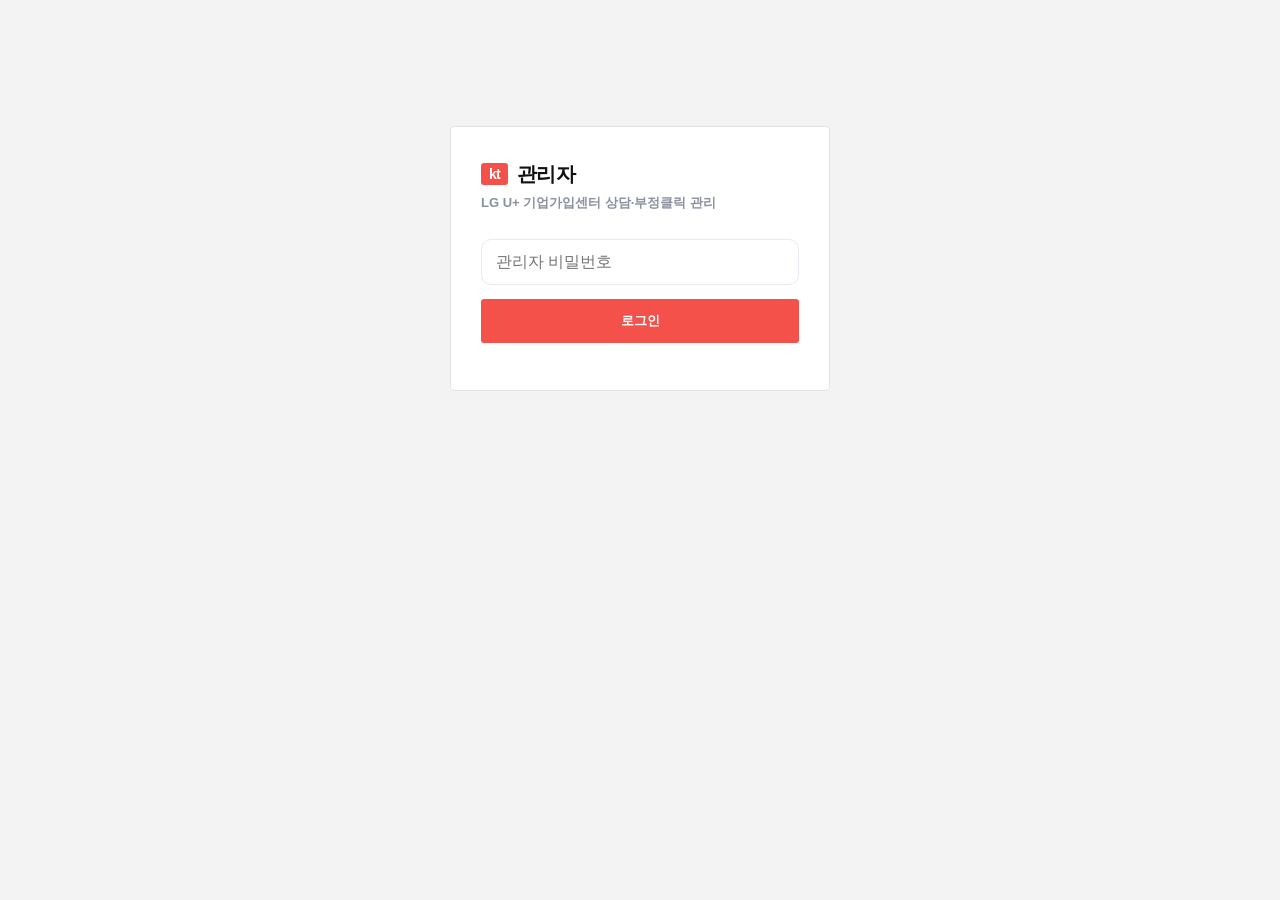
<file: admin.html>
<!DOCTYPE html>
<html lang="ko">
<head>
<meta charset="utf-8">
<meta name="viewport" content="width=device-width,initial-scale=1">
<meta name="robots" content="noindex,nofollow">
<title>관리자 — soonycompany KT 공식가입센터</title>
<style>
:root{--brand:#f4514a;--brand2:#d93a33}

:root{--brand:#7935F8;--brand2:#5B1FD1;--line:#e8e9f2;--ink:#101114;--mut:#8b90a0;--soft:#f8f9ff}
*{box-sizing:border-box}
body{margin:0;font-family:"Pretendard Variable",Pretendard,-apple-system,"Apple SD Gothic Neo","Malgun Gothic",sans-serif;background:var(--soft);color:var(--ink);-webkit-text-size-adjust:100%}
.wrap{max-width:1180px;margin:0 auto;padding:28px 18px 80px}
h1{font-size:22px;font-weight:900;letter-spacing:-.04em;margin:0}
.sub{font-size:13px;color:var(--mut);font-weight:600;margin-top:6px}
.login{max-width:360px;margin:12vh auto 0;background:#fff;border:1px solid var(--line);border-radius:16px;padding:28px 24px;box-shadow:0 12px 40px rgba(16,17,20,.07)}
.login input{width:100%;height:46px;border:1px solid var(--line);border-radius:10px;padding:0 14px;font:inherit;margin-top:14px}
.btn{height:44px;border-radius:10px;border:0;font:inherit;font-weight:800;font-size:13.5px;cursor:pointer;padding:0 16px}
.btn-red{background:var(--brand);color:#fff}
.btn-line{background:#fff;border:1px solid var(--line);color:#3b3e47}
.btn-danger{background:#fff;border:1px solid #f3c7c4;color:#e03c35}
.tabs{display:flex;gap:6px;flex-wrap:wrap;margin:22px 0 0}
.tab{border:1px solid var(--line);background:#fff;color:#6b7080;border-radius:999px;padding:9px 16px;font:inherit;font-size:13px;font-weight:800;cursor:pointer}
.tab.is-on{background:var(--brand);border-color:var(--brand);color:#fff}
.card{background:#fff;border:1px solid var(--line);border-radius:14px;padding:18px}
.cards{display:grid;grid-template-columns:repeat(auto-fit,minmax(150px,1fr));gap:10px;margin-top:16px}
.stat{background:#fff;border:1px solid var(--line);border-radius:12px;padding:14px 16px}
.stat .l{font-size:11.5px;color:var(--mut);font-weight:800}
.stat .v{font-size:23px;font-weight:900;letter-spacing:-.03em;margin-top:4px}
.stat .h{font-size:11px;color:#a0a4b0;font-weight:600;margin-top:2px}
table{width:100%;border-collapse:collapse;font-size:13px}
th{background:#fafbff;color:#6b7080;font-size:11.5px;font-weight:800;padding:10px 8px;text-align:left;white-space:nowrap}
td{padding:10px 8px;border-bottom:1px solid #f2f3f8;vertical-align:middle}
.tw{overflow-x:auto;border:1px solid var(--line);border-radius:14px;background:#fff;margin-top:14px}
.badge{display:inline-block;padding:3px 8px;border-radius:7px;font-size:11px;font-weight:800;background:#f1f2f7;color:#6b7080}
.b-ad{background:#eef2ff;color:#4a5fc8}.b-warn{background:#fdeceb;color:#e03c35}.b-watch{background:#fff6e5;color:#c47f00}.b-ok{background:#e9f8f0;color:#0a9d58}
.toolbar{display:flex;gap:8px;flex-wrap:wrap;align-items:center;margin-top:16px}
select,input[type=text]{height:42px;border:1px solid var(--line);border-radius:10px;padding:0 12px;font:inherit;font-size:13px;background:#fff}
.pager{display:flex;gap:6px;flex-wrap:wrap;align-items:center;margin-top:14px}
.pager button{min-width:36px;height:34px;border:1px solid var(--line);background:#fff;border-radius:8px;font:inherit;font-size:12.5px;font-weight:800;cursor:pointer;color:#3b3e47}
.pager button.is-on{background:var(--brand);border-color:var(--brand);color:#fff}
.pager button:disabled{opacity:.4;cursor:default}
.pv{font-size:12px;color:var(--mut);font-weight:700;margin-left:6px}
.mono{font-family:ui-monospace,SFMono-Regular,Menlo,monospace;font-size:11.5px}
.ct{white-space:pre-wrap;background:#fafbff;border:1px solid #f0f1f7;border-radius:10px;padding:12px;font-size:13px;margin-top:10px;line-height:1.6}
textarea{width:100%;min-height:64px;border:1px solid var(--line);border-radius:10px;padding:10px 12px;font:inherit;font-size:13px;margin-top:10px;resize:vertical}
.post .hd{display:flex;gap:8px;align-items:center;flex-wrap:wrap}
.post .tt{font-weight:800;font-size:14px}
.post .meta{font-size:12px;color:var(--mut);font-weight:600;margin-top:6px}
.post .row{display:flex;gap:8px;align-items:center;margin-top:10px}
.detail{position:fixed;inset:0;z-index:60;display:none}
.detail.is-on{display:block}
.detail .veil{position:absolute;inset:0;background:rgba(9,10,14,.5)}
.detail .body{position:absolute;right:0;top:0;bottom:0;width:min(560px,100%);background:#fff;padding:22px;overflow:auto}
.tl{border-left:2px solid var(--brand);margin-left:6px;padding-left:14px;margin-top:14px}
.tl li{list-style:none;margin-bottom:12px;position:relative}
.tl li::before{content:"";position:absolute;left:-20px;top:5px;width:8px;height:8px;border-radius:50%;background:var(--brand)}
.tl .p{font-weight:700;font-size:12.5px}
.tl .m{font-size:11.5px;color:var(--mut);margin-top:2px}
.hint{font-size:12px;color:var(--mut);font-weight:600;margin-top:10px;line-height:1.6}
.bar{height:8px;background:#eef0f7;border-radius:6px;overflow:hidden;margin-top:8px}
.bar i{display:block;height:100%;background:var(--brand);width:0}
@media(max-width:760px){.wrap{padding:18px 12px 70px}.stat .v{font-size:19px}}


/* ══════ 공통 레이아웃 — 좌측 사이드바 + 상단 타이틀 (LG·KT 동일 구조) ══════ */
.shell{display:none;min-height:100vh}
.shell.is-on{display:flex}
.side{width:238px;flex:0 0 238px;background:#fff;border-right:1px solid var(--line);display:flex;flex-direction:column;position:sticky;top:0;height:100vh}
.brand{padding:22px 20px 20px;display:flex;align-items:center;gap:11px;color:#fff;background:linear-gradient(135deg,var(--brand),var(--brand2))}
.brand .mark{font-weight:900;font-size:17px;letter-spacing:-.06em;line-height:1;padding:8px 9px;border-radius:7px;background:rgba(255,255,255,.18);border:1px solid rgba(255,255,255,.32)}
.brand b{display:block;font-size:13px;font-weight:800;letter-spacing:-.02em}
.brand i{display:block;font-style:normal;font-size:10px;color:rgba(255,255,255,.66);font-weight:700;margin-top:4px;letter-spacing:.08em}
.side nav{padding:10px 0;flex:1;overflow:auto}
.side .tab{display:block;width:100%;border:0;background:transparent;text-align:left;padding:13px 20px;font-size:13.5px;font-weight:700;color:#6b7080;border-left:3px solid transparent;border-radius:0;letter-spacing:-.02em}
.side .tab em{font-style:normal;font-weight:900;font-size:10.5px;color:#c3c4ce;margin-right:9px;letter-spacing:.06em}
.side .tab:hover{background:#f7f7fc;color:var(--ink)}
.side .tab.is-on{background:var(--soft);color:var(--brand);border-left-color:var(--brand);font-weight:900}
.side .tab.is-on em{color:var(--brand)}
.side-foot{padding:14px 20px 18px;border-top:1px solid var(--line);font-size:10.5px;color:#a8a8b4;font-weight:700;line-height:1.7}
.main{flex:1;min-width:0;padding:0 0 70px}
.topbar{background:#fff;border-bottom:1px solid var(--line);padding:22px 32px 20px;display:flex;align-items:flex-end;justify-content:space-between;gap:14px;flex-wrap:wrap}
.topbar h1{font-size:21px;font-weight:900;letter-spacing:-.045em}
.topbar h1::after{content:"";display:block;width:26px;height:3px;background:var(--brand);margin-top:9px;border-radius:2px}
.topbar .sub{margin:0}
.topbar .chip{font-size:10.5px;font-weight:900;color:#fff;background:var(--brand);padding:6px 11px;border-radius:999px;letter-spacing:.02em}
.main > section{padding:22px 32px 0;margin-top:0!important}
@media(max-width:900px){
  .shell.is-on{display:block}
  .side{width:auto;flex:none;position:static;height:auto;border-right:0;border-bottom:1px solid var(--line)}
  .brand{padding:14px 16px}
  .side nav{display:flex;overflow-x:auto;padding:0}
  .side .tab{white-space:nowrap;border-left:0;border-bottom:3px solid transparent;padding:12px 14px;font-size:12.5px}
  .side .tab em{display:none}
  .side .tab.is-on{border-left:0;border-bottom-color:var(--brand);background:#fff}
  .side-foot{display:none}
  .topbar{padding:16px 16px 14px}
  .topbar h1{font-size:18px}
  .main > section{padding:16px 16px 0}
}
/* ══════ KT 관리자 — 전용 테마 ══════ */
body.kt{background:#f3f3f4;--kt:#f4514a;--kt-d:#d93a33;--ink2:#191919}
body.kt .wrap{display:none}
body.kt .login{max-width:380px;margin:14vh auto 0;border-radius:4px;border:1px solid #e2e2e4;box-shadow:none;padding:34px 30px}
body.kt .login h1{font-size:20px;letter-spacing:-.03em}
body.kt .login h1::before{content:"kt";display:inline-block;background:var(--kt);color:#fff;font-weight:900;font-size:14px;letter-spacing:-.06em;padding:3px 8px;border-radius:3px;margin-right:9px;vertical-align:2px}
.shell{display:none;min-height:100vh}

/* 사이드바 */
.side{width:250px;flex:0 0 250px;background:#fff;border-right:1px solid #e4e4e6;display:flex;flex-direction:column;position:sticky;top:0;height:100vh}
.brand{background:#191919;color:#fff;padding:20px 20px 18px;display:flex;align-items:center;gap:11px}
.brand .mark{background:var(--kt);color:#fff;font-weight:900;font-size:19px;letter-spacing:-.08em;line-height:1;padding:7px 9px 8px;border-radius:3px}
.brand b{display:block;font-size:13.5px;font-weight:800;letter-spacing:-.02em}
.brand i{display:block;font-style:normal;font-size:11px;color:#9b9b9e;font-weight:700;margin-top:3px;letter-spacing:.02em}
.side nav{padding:12px 0;flex:1;overflow:auto}
.side .tab{display:block;width:100%;border:0;background:transparent;text-align:left;padding:13px 20px;font-size:13.5px;font-weight:700;color:#6b6b70;border-left:3px solid transparent;border-radius:0;letter-spacing:-.02em}
.side .tab em{font-style:normal;font-weight:900;font-size:10.5px;color:#c3c3c6;margin-right:9px;letter-spacing:.06em}
.side .tab:hover{background:#fafafa;color:#191919}
.side .tab.is-on{background:#f6f6f7;color:var(--kt);border-left-color:var(--kt);font-weight:900}
.side .tab.is-on em{color:var(--kt)}
.side-foot{padding:14px 20px 18px;border-top:1px solid #ededee;font-size:10.5px;color:#a8a8ac;font-weight:700;line-height:1.7}

/* 본문 */
.main{flex:1;min-width:0;padding:0 0 70px}
.topbar{background:#fff;border-bottom:1px solid #e4e4e6;padding:22px 34px 20px;display:flex;align-items:flex-end;justify-content:space-between;gap:14px;flex-wrap:wrap}
.topbar h1{font-size:21px;font-weight:900;letter-spacing:-.045em}
.topbar h1::after{content:"";display:block;width:26px;height:3px;background:var(--kt);margin-top:9px;border-radius:2px}
.topbar .sub{font-size:12px;color:#8e8e93;font-weight:700;margin:0 0 4px}
.topbar .chip{font-size:10.5px;font-weight:900;color:#fff;background:#191919;padding:6px 10px;border-radius:3px;letter-spacing:.02em}
.main > section{padding:22px 34px 0;margin-top:0!important}

/* 카드·표 */
body.kt .card{border-radius:4px;border:1px solid #e4e4e6;box-shadow:none;padding:20px}
body.kt .cards{gap:8px;grid-template-columns:repeat(auto-fit,minmax(158px,1fr))}
body.kt .stat{border-radius:4px;border:1px solid #e4e4e6;padding:15px 16px 14px;position:relative;overflow:hidden}
body.kt .stat::before{content:"";position:absolute;left:0;top:0;width:3px;height:100%;background:var(--kt)}
body.kt .stat .l{font-size:10.5px;letter-spacing:.03em;color:#8e8e93;font-weight:900}
body.kt .stat .v{font-size:24px;font-weight:900;letter-spacing:-.05em;margin-top:6px;color:#191919}
body.kt .stat .h{font-size:10.5px;color:#a8a8ac;font-weight:700;margin-top:3px}
body.kt .tw{border-radius:4px;border:1px solid #e4e4e6}
body.kt th{background:#fff;border-bottom:2px solid #191919;color:#191919;font-size:11px;font-weight:900;letter-spacing:.02em;padding:11px 9px}
body.kt td{border-bottom:1px solid #f0f0f1;padding:11px 9px}
body.kt tr:hover td{background:#fbfbfb}
body.kt .badge{border-radius:3px;font-size:10.5px;font-weight:900}
body.kt .b-ad{background:#fdeceb;color:var(--kt-d)}
body.kt .b-ok{background:#eef7f0;color:#1f8a4c}
body.kt .b-watch{background:#fff6e5;color:#b87400}
body.kt .b-warn{background:var(--kt);color:#fff}
body.kt .btn{border-radius:3px;font-size:13px;font-weight:900}
body.kt .btn-red{background:var(--kt)}
body.kt .btn-red:hover{background:var(--kt-d)}
body.kt .btn-line{border-color:#d8d8db}
body.kt .pager button{border-radius:3px}
body.kt .pager button.is-on{background:#191919;border-color:#191919;color:#fff}
body.kt .toolbar select,body.kt .toolbar input{height:40px;border-radius:3px;border-color:#dcdcdf;font-size:12.5px}
body.kt .hint{font-size:11.5px;color:#9a9aa0}
body.kt .detail .body{border-left:3px solid var(--kt)}
body.kt .tl{border-left-color:#e0e0e2}
body.kt .tl li::before{background:var(--kt)}
body.kt textarea{border-radius:3px}
body.kt .post{border-left:3px solid transparent}
body.kt .post:hover{border-left-color:var(--kt)}

@media(max-width:900px){
  .shell{display:block}
  .side{width:auto;flex:none;position:static;height:auto;border-right:0;border-bottom:1px solid #e4e4e6}
  .brand{padding:14px 16px}
  .side nav{display:flex;overflow-x:auto;padding:0;gap:0}
  .side .tab{white-space:nowrap;border-left:0;border-bottom:3px solid transparent;padding:12px 14px;font-size:12.5px}
  .side .tab em{display:none}
  .side .tab.is-on{border-left:0;border-bottom-color:var(--kt);background:#fff}
  .side-foot{display:none}
  .topbar{padding:16px 16px 14px}
  .topbar h1{font-size:18px}
  .main > section{padding:16px 16px 0}
}

</style>
</head>
<body class="kt">
<div class="login" id="loginBox">
  <h1>관리자</h1>
  <p class="sub">LG U+ 기업가입센터 상담·부정클릭 관리</p>
  <input type="password" id="admPw" placeholder="관리자 비밀번호" autocomplete="current-password">
  <button class="btn btn-red" id="admLogin" style="width:100%;margin-top:14px" type="button">로그인</button>
  <p id="admErr" style="color:#e03c35;font-size:13px;margin-top:10px;font-weight:700"></p>
</div>
<div class="shell" id="listBox">
    <aside class="side">
      <div class="brand"><span class="mark">kt</span><div><b>KT 공식가입센터</b><i>ADMIN CONSOLE</i></div></div>
      <nav>
        <button class="tab is-on" data-tab="post" data-label="상담 문의"><em>01</em>상담 문의</button>
        <button class="tab" data-tab="sum" data-label="요약"><em>02</em>요약</button>
        <button class="tab" data-tab="visit" data-label="방문 목록"><em>03</em>방문 목록</button>
        <button class="tab" data-tab="sus" data-label="의심 IP"><em>04</em>의심 IP</button>
        <button class="tab" data-tab="block" data-label="차단 관리"><em>05</em>차단 관리</button>
        <button class="tab" data-tab="raw" data-label="원본 로그"><em>06</em>원본 로그</button>
      </nav>
      <div class="side-foot">KT 공식가입센터<br>상담·부정클릭 관리 콘솔</div>
    </aside>
  <main class="main">
    <header class="topbar">
      <div><h1 id="pageTitle">상담 문의</h1></div>
      <div style="display:flex;align-items:center;gap:8px"><span class="chip">KT BIZ</span><span class="sub" style="margin:0">soonycompany KT 공식가입센터</span></div>
    </header>
  <section id="tabPost" style="margin-top:18px">
    <div id="admList"></div>
    <div class="pager" id="admPager"></div>
  </section>

  <section id="tabSum" style="display:none;margin-top:18px">
    <div class="toolbar">
      <select id="sumDays"><option value="1">오늘</option><option value="7" selected>최근 7일</option><option value="30">최근 30일</option><option value="90">최근 90일</option></select>
      <button class="btn btn-red" id="sumReload" type="button">새로고침</button>
      <button class="btn btn-line" id="sumCsv" type="button">CSV 내려받기</button>
    </div>
    <div class="cards" id="sumCards"></div>
    <div class="card" style="margin-top:16px">
      <b style="font-size:14px">자동 재집계 <span class="badge b-ok" style="vertical-align:1px">AUTO</span></b>
      <p class="hint">새 규칙(방문 1회 = 세션 1건)이 적용되지 않은 <b>과거 기록</b>을 관리자 페이지를 열 때마다 10일씩 자동으로 다시 계산합니다. 버튼을 누를 필요가 없습니다. 실시간으로 쌓이는 방문은 건드리지 않습니다.</p>
      <div class="bar"><i id="rxBar"></i></div>
      <div style="display:flex;gap:8px;align-items:center;margin-top:12px;flex-wrap:wrap">
        <button class="btn btn-red" id="rxStart" type="button">지금 강제 재계산</button>
        <span id="rxMsg" style="font-size:12.5px;color:var(--mut);font-weight:700">확인 중…</span>
      </div>
    </div>
  </section>

  <section id="tabVisit" style="display:none;margin-top:18px">
    <div class="toolbar">
      <select id="vDays"><option value="1">오늘</option><option value="7" selected>최근 7일</option><option value="30">최근 30일</option><option value="90">최근 90일</option></select>
      <select id="vSrc"><option value="all">전체 유입</option><option value="ad">광고</option><option value="nonad">광고 외</option></select>
      <select id="vVd"><option value="all">전체 판정</option><option value="normal">정상</option><option value="watch">주의</option><option value="warn">의심</option><option value="block">차단</option></select>
      <input type="text" id="vQ" placeholder="IP 또는 기기지문">
      <button class="btn btn-red" id="vGo" type="button">조회</button>
    </div>
    <div class="tw">
      <table><thead><tr>
        <th>시작</th><th>유입</th><th>IP</th><th>회선</th><th>위치</th><th>기기지문</th><th>페이지</th><th>총 체류</th><th>누적</th><th>판정</th><th>점수</th>
      </tr></thead><tbody id="vBody"><tr><td colspan="11" style="padding:22px;text-align:center;color:#9aa0b0">불러오는 중…</td></tr></tbody></table>
    </div>
    <div class="pager" id="vPager"></div>
    <p class="hint">한 줄이 방문 1회입니다. 페이지를 여러 개 봐도 방문은 1회로 집계됩니다.</p>
  </section>

  <section id="tabSus" style="display:none;margin-top:18px">
    <div class="toolbar">
      <select id="sDays"><option value="1">오늘</option><option value="7" selected>최근 7일</option><option value="30">최근 30일</option><option value="90">최근 90일</option></select>
      <button class="btn btn-red" id="sGo" type="button">조회</button>
    </div>
    <div class="tw">
      <table><thead><tr>
        <th>IP</th><th>상태</th><th>7일</th><th>30일</th><th>누적</th><th>기기</th><th>회선·위치</th><th>최근</th><th>조치</th>
      </tr></thead><tbody id="sBody"><tr><td colspan="9" style="padding:22px;text-align:center;color:#9aa0b0">불러오는 중…</td></tr></tbody></table>
    </div>
    <div class="pager" id="sPager"></div>
    <div class="tw" style="margin-top:22px">
      <div style="padding:14px 16px 0"><b style="font-size:14px">회선(IP 대역) 반복</b>
        <p class="hint" style="margin-top:6px">IP를 바꿔가며 접속해도 같은 회선이면 여기에 묶입니다. 통신사(ISP) 회선은 채점에서 제외합니다.</p></div>
      <table style="margin-top:8px"><thead><tr>
        <th>회선명</th><th>광고 방문</th><th>고유 IP</th><th>기기</th><th>최고점수</th><th>지역</th><th>최근</th>
      </tr></thead><tbody id="asBody"><tr><td colspan="7" style="padding:22px;text-align:center;color:#9aa0b0">-</td></tr></tbody></table>
    </div>
    <div class="tw" style="margin-top:22px">
      <div style="padding:14px 16px 0"><b style="font-size:14px">기기 단위 반복</b>
        <p class="hint" style="margin-top:6px">IP를 바꿔도 같은 기기면 여기 한 줄로 묶입니다. 7일 3회 도달 시 영구차단 대상입니다.</p></div>
      <table style="margin-top:8px"><thead><tr>
        <th>기기지문</th><th>상태</th><th>7일</th><th>30일</th><th>IP 수</th><th>회선</th><th>최근</th>
      </tr></thead><tbody id="dBody"><tr><td colspan="7" style="padding:22px;text-align:center;color:#9aa0b0">-</td></tr></tbody></table>
    </div>
    <p class="hint">상태 기준 — 7일 광고 2회/30일 4회 = 경고, 7일 3회/30일 5회 = 영구차단. 광고 1회만 있는 IP는 표시하지 않습니다.</p>
  </section>

  <section id="tabBlock" style="display:none;margin-top:18px">
    <div class="toolbar">
      <input type="text" id="bIp" placeholder="차단할 IP">
      <input type="number" id="bHour" value="24" min="0" style="width:110px">
      <button class="btn btn-red" id="bBlock" type="button">차단</button>
      <button class="btn btn-line" id="bAllow" type="button">허용</button>
      <button class="btn btn-line" id="bReload" type="button">새로고침</button>
      <button class="btn btn-danger" id="bReset" type="button">기록 전체 삭제</button>
    </div>
    <div class="tw">
      <table><thead><tr><th>IP</th><th>상태</th><th>사유</th><th>해제 시각</th><th>등록</th><th></th></tr></thead>
      <tbody id="bBody"><tr><td colspan="6" style="padding:22px;text-align:center;color:#9aa0b0">-</td></tr></tbody></table>
    </div>
    <p id="bMsg" style="font-size:12.5px;font-weight:700;margin-top:10px"></p>
  </section>

  <section id="tabRaw" style="display:none;margin-top:18px">
    <div class="toolbar">
      <select id="rDays"><option value="1">오늘</option><option value="7" selected>최근 7일</option><option value="30">최근 30일</option></select>
      <button class="btn btn-red" id="rGo" type="button">조회</button>
    </div>
    <div class="tw">
      <table><thead><tr><th>시각</th><th>IP</th><th>기기</th><th>페이지</th><th>유입</th><th>검색어</th><th>체류</th><th>점수</th></tr></thead>
      <tbody id="rBody"><tr><td colspan="8" style="padding:22px;text-align:center;color:#9aa0b0">불러오는 중…</td></tr></tbody></table>
    </div>
    <div class="pager" id="rPager"></div>
    <p class="hint">페이지뷰 원본입니다. 방문 집계에는 쓰이지 않고, 문제 세션을 들여다볼 때만 사용합니다.</p>
  </section>
</div>
  </main>
</div>
<div class="detail" id="detail">
  <div class="veil" data-close-detail></div>
  <div class="body">
    <div style="display:flex;justify-content:space-between;align-items:center">
      <b style="font-size:16px">방문 상세</b>
      <button class="btn btn-line" data-close-detail type="button" style="height:34px;font-size:12px">닫기</button>
    </div>
    <div id="detailBody" style="margin-top:14px"></div>
  </div>
</div>
<script>
(function(){
  var token = sessionStorage.getItem("adm") || "";
  var base = "/api";
  var ST = { post:{page:1,pages:1,total:0}, visit:{page:1,pages:1,total:0}, sus:{page:1,pages:1,total:0}, raw:{page:1,pages:1,total:0} };
  function $(id){ return document.getElementById(id); }
  function esc(s){ return String(s==null?"":s).replace(/[&<>"']/g, function(c){ return ({"&":"&amp;","<":"&lt;",">":"&gt;",'"':"&quot;","'":"&#39;"})[c]; }); }
  function dt(s){ return String(s||"").slice(0,16); }
  function dur(ms){ var s=Math.round((+ms||0)/1000); if(s<60) return s+"초"; var m=Math.floor(s/60); return m+"분 "+(s%60)+"초"; }
  function api(op, extra){
    var body = Object.assign({ password: token, op: op, days: ($("vDays")&&+$("vDays").value)||7 }, extra||{});
    return fetch("/api/smartlog", { method:"POST", headers:{"content-type":"application/json"}, body: JSON.stringify(body) })
      .then(function(r){ return r.json(); });
  }
  function pager(el, st, go){
    if(!el) return;
    if(st.pages<=1 && !st.total){ el.innerHTML=""; return; }
    var out = '<button type="button" data-pg="'+(st.page-1)+'"'+(st.page<=1?" disabled":"")+'>이전</button>';
    var from=Math.max(1,st.page-2), to=Math.min(st.pages,from+4); from=Math.max(1,to-4);
    for(var i=from;i<=to;i++) out += '<button type="button" data-pg="'+i+'"'+(i===st.page?' class="is-on"':'')+'>'+i+'</button>';
    out += '<button type="button" data-pg="'+(st.page+1)+'"'+(st.page>=st.pages?" disabled":"")+'>다음</button>';
    out += '<span class="pv">'+st.page+' / '+st.pages+' · 전체 '+st.total+'건</span>';
    el.innerHTML = out;
    el.onclick = function(e){ var b=e.target.closest("[data-pg]"); if(!b||b.disabled) return; var n=+b.dataset.pg; if(n<1||n>st.pages||n===st.page) return; go(n); };
  }

  /* ───────── 상담 문의 ───────── */
  function postCard(p){
    return '<div class="card post" data-id="'+p.id+'" style="margin-top:12px">'
      + '<div class="hd"><span class="badge">'+(p.kind==="inquiry"?"1:1문의":"상담신청")+'</span><span class="tt">'+esc(p.title)+'</span>'
      + (p.reply?'<span class="badge b-ok">답변완료</span>':'<span class="badge">답변대기</span>')+'</div>'
      + '<div class="meta">'+esc(p.author)+' · '+(p.phone?esc(p.phone)+' · ':'')+esc(p.product||"")+' · '+dt(p.created_at)+'</div>'
      + '<div class="ct">'+esc(p.content)+'</div>'
      + '<textarea placeholder="답변을 입력하세요">'+esc(p.reply||"")+'</textarea>'
      + '<div class="row"><span class="ok" style="display:none;color:#0a9d58;font-weight:800;font-size:12px">저장되었습니다</span>'
      + '<button class="btn btn-line" type="button" data-delpost>삭제</button>'
      + '<button class="btn btn-red" type="button" data-save>답변 저장</button></div></div>';
  }
  function loadPosts(pg){
    fetch(base+"/admin",{method:"POST",headers:{"content-type":"application/json"},body:JSON.stringify({password:token,page:pg||1,per:10})})
      .then(function(r){return r.json();}).then(function(j){
        if(!j.ok){ sessionStorage.removeItem("adm"); $("loginBox").style.display=""; $("admErr").textContent="비밀번호가 올바르지 않습니다."; return; }
        $("loginBox").style.display="none";
        var _sb=$("listBox"); if(_sb){ _sb.style.display="flex"; _sb.classList.add("is-on"); }
        $("loginBox").style.display="none";
        ST.post={page:j.page||1,pages:j.pages||1,total:j.total||0};
        $("admList").innerHTML = (j.list||[]).length ? j.list.map(postCard).join("") : '<div class="card">등록된 문의가 없습니다.</div>';
        pager($("admPager"),ST.post,loadPosts);
      }).catch(function(){ $("admErr").textContent="서버에 연결할 수 없습니다."; });
  }
  document.addEventListener("click", function(e){
    var save=e.target.closest("[data-save]");
    if(save){
      var card=save.closest(".card"), id=card.dataset.id, reply=card.querySelector("textarea").value.trim();
      if(reply.length<2){ alert("답변을 2자 이상 입력해 주세요."); return; }
      save.disabled=true; save.textContent="저장 중…";
      fetch(base+"/posts/"+id+"/reply",{method:"POST",headers:{"content-type":"application/json","x-admin":token},body:JSON.stringify({reply:reply})})
        .then(function(r){return r.json();}).then(function(j){
          save.disabled=false; save.textContent="답변 저장";
          if(!j.ok){ alert("저장 실패: "+(j.error||"")); return; }
          card.querySelector(".ok").style.display="";
          var b=card.querySelector(".badge:not(.b-ok)"); if(b){ b.className="badge b-ok"; b.textContent="답변완료"; }
        });
      return;
    }
    var del=e.target.closest("[data-delpost]");
    if(del){
      var c2=del.closest(".card"), id2=c2.dataset.id;
      var tt=(c2.querySelector(".tt")||{}).textContent||"";
      if(!confirm("이 문의를 삭제할까요?\n\n"+tt+"\n\n삭제 후 되돌릴 수 없습니다.")) return;
      del.disabled=true; del.textContent="삭제 중…";
      fetch(base+"/posts/"+id2+"/admin-delete",{method:"POST",headers:{"content-type":"application/json","x-admin":token},body:"{}"})
        .then(function(r){return r.json();}).then(function(j){
          del.disabled=false; del.textContent="삭제";
          if(!j.ok){ alert("삭제 실패: "+(j.error||"")); return; }
          c2.style.opacity="0"; setTimeout(function(){ loadPosts(ST.post.page); },180);
        }).catch(function(){ del.disabled=false; del.textContent="삭제"; });
    }
  });

  /* ───────── 요약 ───────── */
  function loadSummary(){
    var d=+$("sumDays").value;
    fetch("/api/smartlog",{method:"POST",headers:{"content-type":"application/json"},body:JSON.stringify({password:token,op:"summary",days:d})})
      .then(function(r){return r.json();}).then(function(j){
        if(!j.ok) return;
        var s=j.stat||{}, pv=j.pv||{};
        var ad=s.ad||0, adMs=s.ad_ms||0;
        var avg = ad ? (adMs/ad/1000) : 0;
        var bounce = ad ? Math.round((s.bounce||0)/ad*100) : 0;
        function card(l,v,h){ return '<div class="stat"><div class="l">'+l+'</div><div class="v">'+v+'</div>'+(h?'<div class="h">'+h+'</div>':'')+'</div>'; }
        rxPaint(j.rx);
        $("sumCards").innerHTML =
            card("방문 수", (s.visits||0)+"회", "페이지 이동 제외")
          + card("광고 방문", ad+"회", "전체의 "+(s.visits?Math.round(ad/s.visits*100):0)+"%")
          + card("광고 평균 체류", dur(avg*1000), "참고 지표 · 판정 미반영")
          + card("즉시 이탈률", bounce+"%", "참고 지표 · 판정 미반영")
          + card("의심·차단", ((s.warned||0)+(s.blocked||0))+"건", "주의 "+(s.watched||0)+"건")
          + card("페이지뷰", (pv.pv||0)+"회", "내부이동 "+(pv.internal||0)+"회")
          + card("고유 IP", (s.ips||0)+"개", "기기 "+(s.devices||0)+"대")
          + card("현재 차단 IP", (j.blockedNow||0)+"개", "");
      });
  }
  $("sumReload") && $("sumReload").addEventListener("click", loadSummary);
  $("sumDays") && $("sumDays").addEventListener("change", loadSummary);
  $("sumCsv") && $("sumCsv").addEventListener("click", function(){
    api("export",{days:+$("sumDays").value}).then(function(j){
      if(!j.ok) return alert("내려받기 실패");
      var blob=new Blob(["\ufeff"+j.csv],{type:"text/csv;charset=utf-8"});
      var a=document.createElement("a"); a.href=URL.createObjectURL(blob);
      a.download="부정클릭_"+new Date().toISOString().slice(0,10)+".csv"; a.click();
    });
  });

  /* ───────── 재집계 ───────── */
  var rxFrom="";
  $("rxStart") && $("rxStart").addEventListener("click", function(){
    var btn=this; btn.disabled=true; rxFrom=""; var total=0;
    function step(){
      fetch("/api/smartlog",{method:"POST",headers:{"content-type":"application/json"},body:JSON.stringify({password:token,op:"reindex",from:rxFrom})})
        .then(function(r){return r.json();}).then(function(j){
          if(!j.ok){ $("rxMsg").textContent="실패: "+(j.error||""); btn.disabled=false; return; }
          total += (j.inserted||0);
          $("rxMsg").textContent = "처리 " + total + "건 · " + (j.to||"");
          $("rxBar").style.width = j.done ? "100%" : "60%";
          if(!j.done && j.next){ rxFrom=j.next; setTimeout(step, 200); }
          else { $("rxMsg").textContent = "완료 · 세션 " + total + "건 재집계"; $("rxBar").style.width="100%"; btn.disabled=false; loadSummary(); }
        }).catch(function(){ $("rxMsg").textContent="네트워크 오류"; btn.disabled=false; });
    }
    step();
  });

  /* ───────── 방문 목록 ───────── */
  function verdictBadge(v){
    if(v==="block") return '<span class="badge b-warn">차단</span>';
    if(v==="warn") return '<span class="badge b-warn">의심</span>';
    if(v==="watch") return '<span class="badge b-watch">주의</span>';
    return '<span class="badge b-ok">정상</span>';
  }
  function rxPaint(rx){
    var m=$("rxMsg"), b=$("rxBar"); if(!m||!b||!rx) return;
    if(rx.msg){ m.textContent = rx.msg; b.style.width="100%"; return; }
    if(rx.done){ m.textContent = "자동 재집계 완료 · " + String(rx.end||"").slice(0,16) + " 까지 반영"; b.style.width="100%"; return; }
    m.textContent = "자동 재집계 중 · " + String(rx.from||"").slice(0,10) + " ~ " + String(rx.end||"").slice(0,10) + " (페이지를 열 때마다 이어서 처리)";
    b.style.width="55%";
  }
  function loadVisits(pg){
    var body={password:token,op:"visits",days:+$("vDays").value,src:$("vSrc").value,verdict:$("vVd").value,q:$("vQ").value.trim(),page:pg||1,per:20};
    fetch("/api/smartlog",{method:"POST",headers:{"content-type":"application/json"},body:JSON.stringify(body)})
      .then(function(r){return r.json();}).then(function(j){
        if(!j.ok) return;
        rxPaint(j.rx);
        ST.visit={page:j.page||1,pages:j.pages||1,total:j.total||0};
        var l=j.list||[];
        $("vBody").innerHTML = l.length ? l.map(function(x){
          return '<tr data-sid="'+esc(x.sid)+'" style="cursor:pointer">'
            +'<td style="color:#8b90a0;font-size:12px;white-space:nowrap">'+esc(dt(x.started_at))+'</td>'
            +'<td>'+(x.is_ad?'<span class="badge b-ad">광고</span>':'<span class="badge">직접</span>')
              +(x.kw?'<div style="font-size:11px;color:#8b90a0;font-weight:700;margin-top:4px;max-width:132px;overflow:hidden;text-overflow:ellipsis;white-space:nowrap" title="'+esc(x.kw)+'">“'+esc(x.kw)+'”</div>':'')+'</td>'
            +'<td class="mono">'+esc(x.ip)+'</td>'
            +'<td style="font-size:11.5px;color:#6b7080;max-width:170px;overflow:hidden;text-overflow:ellipsis;white-space:nowrap" title="'+esc(x.org||"")+'">'+esc(x.org||"-")+'</td>'
            +'<td style="font-size:11.5px;color:#6b7080;max-width:130px;overflow:hidden;text-overflow:ellipsis;white-space:nowrap" title="'+esc(x.region||"")+'">'+esc(x.region||"-")+'</td>'
            +'<td class="mono" style="color:#9aa0b0">'+esc(String(x.fp||"").slice(0,10)||"-")+'</td>'
            +'<td style="text-align:center;font-weight:800">'+(x.pages||1)+'</td>'
            +'<td style="font-weight:800;color:'+((x.total_ms||0)<3000?"#e03c35":"#3b3e47")+'">'+dur(x.total_ms)+'</td>'
            +'<td style="text-align:center;font-size:11.5px;white-space:nowrap"><b style="color:#4a5fc8">광고 '+(x.cum_ad||0)+'</b><span style="color:#9aa0b0"> · 직접 '+(x.cum_direct||0)+'</span></td>'
            +'<td>'+verdictBadge(x.verdict)+'</td>'
            +'<td style="text-align:center;color:#8b90a0;font-weight:700">'+(x.score||0)+'</td></tr>';
        }).join("") : '<tr><td colspan="11" style="padding:22px;text-align:center;color:#9aa0b0">기록이 없습니다.</td></tr>';
        pager($("vPager"),ST.visit,loadVisits);
      });
  }
  $("vGo") && $("vGo").addEventListener("click", function(){ loadVisits(1); });
  function openDetail(sid){
    api("detail",{sid:sid,days:+$("vDays").value}).then(function(j){
      if(!j.ok||!j.visit){ return; }
      var v=j.visit, l=j.logs||[], lk=j.linked||{}, rs=lk.rows||[], st=lk.stat||{};
      $("detailBody").innerHTML =
          '<div class="card" style="box-shadow:none">'
        + '<div style="display:grid;grid-template-columns:1fr 1fr;gap:8px;font-size:12.5px">'
        + '<div><b>IP</b> <span class="mono">'+esc(v.ip)+'</span></div>'
        + '<div><b>기기</b> <span class="mono">'+esc(String(v.fp||"-").slice(0,14))+'</span></div>'
        + '<div><b>유입</b> '+(v.is_ad?"광고":"직접/검색")+'</div>'
        + '<div><b>판정</b> '+verdictBadge(v.verdict)+'</div>'
        + '<div><b>총 체류</b> '+dur(v.total_ms)+'</div>'
        + '<div><b>페이지</b> '+(v.pages||1)+'개</div>'
        + '<div><b>위치</b> '+esc(v.region||"-")+'</div>'
        + '<div><b>검색어</b> '+(v.kw?'“'+esc(v.kw)+'”':'-')+'</div>'
        + '</div>'
        + (v.reasons?'<p class="hint">사유 · '+esc(v.reasons)+'</p>':'')
        + '</div>'
        + '<div style="margin-top:18px"><b style="font-size:13px">이 방문의 페이지 흐름</b></div>'
        + '<ul class="tl">' + l.map(function(x){
            return '<li><div class="p">'+esc(x.path||"/")+'</div>'
              +'<div class="m">'+esc(dt(x.created_at))+' · '+(x.act_ms?(Math.round(x.act_ms/1000)+"초"):(x.dwell!=null?x.dwell+"초":"-"))
              +' · '+esc(x.reason||"")+(x.keyword?' · '+esc(x.keyword):'')+'</div></li>';
          }).join("") + '</ul>'
        + '<div style="margin-top:22px"><b style="font-size:13px">연계 접속 기록</b>'
        + '<p class="hint" style="margin-top:5px">이 IP로 들어온 접속 전부와, 이 IP를 쓴 기기가 <b>다른 IP로</b> 들어온 접속까지 합쳐서 보여줍니다. 줄을 누르면 그 방문으로 이동합니다.</p>'
        + '<div style="display:flex;gap:6px;flex-wrap:wrap;margin:10px 0 8px">'
        + '<span class="badge">이 IP '+(st.ipn||0)+'회</span>'
        + '<span class="badge">연계 기기 '+(st.fpn||0)+'대</span>'
        + '<span class="badge">연계 IP '+(st.ips||0)+'개</span>'
        + '<span class="badge b-ad">광고 '+(st.ad||0)+' · 전체 '+(st.total||0)+'회</span>'
        + '</div>'
        + (st.first?'<div style="font-size:11px;color:#9aa0b0;margin-bottom:8px">'+esc(String(st.first).slice(0,16))+' ~ '+esc(String(st.last).slice(0,16))
          +(st.total>rs.length?' · 최근 '+rs.length+'건만 표시':'')+'</div>':'')
        + '<div class="tw" style="max-height:46vh;overflow:auto;border:1px solid #eceef3;border-radius:10px">'
        + '<table style="font-size:11px"><thead><tr><th>시각</th><th>IP</th><th>기기</th><th>관계</th><th>유입</th><th>판정</th></tr></thead><tbody>'
        + rs.map(function(x){
            var hit = String(x.sid)===String(v.sid);
            var rc = x.rel==="기기"?"#4a5fc8":x.rel==="IP"?"#8b90a0":"#c7cbd6";
            return '<tr data-lsid="'+esc(x.sid)+'" style="cursor:pointer'+(hit?';background:#f1f3ff':'')+'">'
              +'<td style="white-space:nowrap;font-size:10.5px;color:#8b90a0">'+esc(String(x.started_at||"").slice(5,16))
                +(x.kw?'<div style="color:#b0b5c2;max-width:86px;overflow:hidden;text-overflow:ellipsis;white-space:nowrap" title="'+esc(x.kw)+'">“'+esc(x.kw)+'”</div>':'')+'</td>'
              +'<td class="mono" style="font-size:10.5px">'+esc(x.ip)+'</td>'
              +'<td class="mono" style="font-size:10.5px;color:#9aa0b0">'+esc(String(x.fp||"-").slice(0,6))+'</td>'
              +'<td style="text-align:center;font-weight:800;color:'+rc+'">'+x.rel+'</td>'
              +'<td style="text-align:center">'+(x.is_ad?'<span style="color:#4a5fc8;font-weight:800">광고</span>':'<span style="color:#9aa0b0">직접</span>')+'</td>'
              +'<td>'+verdictBadge(x.verdict)+'</td></tr>';
          }).join("")
        + '</tbody></table></div></div>';
      $("detail").classList.add("is-on");
      $("detail").querySelector(".body").scrollTop = 0;
    });
  }
  $("vBody") && $("vBody").addEventListener("click", function(e){
    var tr=e.target.closest("[data-sid]"); if(!tr) return;
    openDetail(tr.dataset.sid);
  });
  $("detailBody") && $("detailBody").addEventListener("click", function(e){
    var tr=e.target.closest("[data-lsid]"); if(!tr) return;
    openDetail(tr.dataset.lsid);
  });
  document.addEventListener("click", function(e){ if(e.target.closest("[data-close-detail]")) $("detail").classList.remove("is-on"); });

  /* ───────── 의심 IP ───────── */
  function loadSus(pg){
    var body={password:token,op:"suspicious",days:+$("sDays").value,page:pg||1,per:20};
    fetch("/api/smartlog",{method:"POST",headers:{"content-type":"application/json"},body:JSON.stringify(body)})
      .then(function(r){return r.json();}).then(function(j){
        if(!j.ok) return;
        ST.sus={page:j.page||1,pages:j.pages||1,total:j.total||0};
        var l=j.list||[];
        $("sBody").innerHTML = l.length ? l.map(function(x){
          var st=x.state||"observe";
          var bg=st==="block"?"#fdecec":st==="warn"?"#fff4e5":"#eef0f5";
          var fg=st==="block"?"#c2312a":st==="warn"?"#a05a00":"#6b7080";
          var nm=st==="block"?"영구차단":st==="warn"?"경고":"관찰";
          var h7=st==="block"?"#c2312a":st==="warn"?"#a05a00":"#6b7080";
          return '<tr><td class="mono" style="font-weight:800">'+esc(x.ip)+'</td>'
            +'<td style="text-align:center"><span class="badge" style="background:'+bg+';color:'+fg+';border-color:'+bg+';font-weight:800">'+nm+'</span></td>'
            +'<td style="text-align:center;font-weight:900;color:'+h7+'">'+(x.ad7||0)+'/3</td>'
            +'<td style="text-align:center;font-weight:800">'+(x.ad30||0)+'/5</td>'
            +'<td style="text-align:center;font-size:11.5px;white-space:nowrap"><b style="color:#4a5fc8">광고 '+(x.cum_ad||0)+'</b><span style="color:#9aa0b0"> · 직접 '+(x.cum_direct||0)+'</span></td>'
            +'<td style="text-align:center">'+(x.devices||0)+'</td>'
            +'<td style="font-size:11.5px;color:#6b7080;max-width:180px;overflow:hidden;text-overflow:ellipsis;white-space:nowrap" title="'+esc((x.org||"")+" / "+(x.region||""))+'">'+esc(x.org||"-")+'</td>'
            +'<td style="font-size:11.5px;color:#9aa0b0">'+esc(String(x.last||"").slice(5,16))+'</td>'
            +'<td style="white-space:nowrap"><button type="button" class="btn btn-danger" data-blk="'+esc(x.ip)+'" style="height:30px;font-size:11.5px;padding:0 10px">차단</button> '
            +'<button type="button" class="btn btn-line" data-alw="'+esc(x.ip)+'" style="height:30px;font-size:11.5px;padding:0 10px">해제</button></td></tr>';
        }).join("") : '<tr><td colspan="9" style="padding:22px;text-align:center;color:#9aa0b0">기준에 해당하는 IP가 없습니다.</td></tr>';
        pager($("sPager"),ST.sus,loadSus);
      });
  }
  function loadAsn(){
    fetch("/api/smartlog",{method:"POST",headers:{"content-type":"application/json"},body:JSON.stringify({password:token,op:"asn",days:+$("sDays").value})})
      .then(function(r){return r.json();}).then(function(j){
        if(!j.ok) return;
        var l=j.list||[];
        $("asBody").innerHTML = l.length ? l.map(function(x){
          var col = x.top>=75?"#e03c35":x.top>=45?"#c47f00":"#6b7080";
          return '<tr><td style="font-weight:800;font-size:12.5px;max-width:240px;overflow:hidden;text-overflow:ellipsis;white-space:nowrap" title="'+esc(x.org||"")+'">'+esc(x.org||"확인 불가")+'</td>'
            +'<td style="text-align:center;font-weight:900;color:#4a5fc8">'+(x.ad_sessions||0)+'</td>'
            +'<td style="text-align:center;font-weight:800">'+(x.ips||0)+'</td>'
            +'<td style="text-align:center">'+(x.devices||0)+'</td>'
            +'<td style="text-align:center;font-weight:900;color:'+col+'">'+(x.top||0)+'</td>'
            +'<td style="font-size:12px;color:#8b90a0">'+esc(x.region||"-")+'</td>'
            +'<td style="font-size:11.5px;color:#9aa0b0">'+esc(String(x.last||"").slice(5,16))+'</td></tr>';
        }).join("") : '<tr><td colspan="7" style="padding:22px;text-align:center;color:#9aa0b0">회선 반복이 없습니다.</td></tr>';
      });
  }
  function loadDev(){
    fetch("/api/smartlog",{method:"POST",headers:{"content-type":"application/json"},body:JSON.stringify({password:token,op:"devices"})})
      .then(function(r){return r.json();}).then(function(j){
        if(!j.ok) return;
        var l=j.list||[], el=$("dBody"); if(!el) return;
        el.innerHTML = l.length ? l.map(function(x){
          var st=x.state||"observe";
          var bg=st==="block"?"#fdecec":st==="warn"?"#fff4e5":"#eef0f5";
          var fg=st==="block"?"#c2312a":st==="warn"?"#a05a00":"#6b7080";
          var nm=st==="block"?"영구차단":st==="warn"?"경고":"관찰";
          return '<tr><td class="mono" style="color:#6b7080">'+esc(String(x.dev||"").slice(0,12))+'</td>'
            +'<td style="text-align:center"><span class="badge" style="background:'+bg+';color:'+fg+';border-color:'+bg+';font-weight:800">'+nm+'</span></td>'
            +'<td style="text-align:center;font-weight:900;color:'+fg+'">'+(x.ad7||0)+'/3</td>'
            +'<td style="text-align:center;font-weight:800">'+(x.ad30||0)+'/5</td>'
            +'<td style="text-align:center;font-weight:800;color:#4a5fc8">'+(x.ips||0)+'</td>'
            +'<td style="font-size:11.5px;color:#6b7080;max-width:180px;overflow:hidden;text-overflow:ellipsis;white-space:nowrap">'+esc(x.org||"-")+'</td>'
            +'<td style="font-size:11.5px;color:#9aa0b0">'+esc(String(x.last||"").slice(5,16))+'</td></tr>';
        }).join("") : '<tr><td colspan="7" style="padding:22px;text-align:center;color:#9aa0b0">기기 반복이 없습니다.</td></tr>';
      });
  }
  $("sGo") && $("sGo").addEventListener("click", function(){ loadSus(1); loadAsn(); loadDev(); });
  $("sBody") && $("sBody").addEventListener("click", function(e){
    var b=e.target.closest("[data-blk]"), a=e.target.closest("[data-alw]");
    if(b){ api("block",{ip:b.dataset.blk,hours:24}).then(function(){ loadSus(ST.sus.page); }); }
    if(a){ api("allow",{ip:a.dataset.alw}).then(function(){ loadSus(ST.sus.page); }); }
  });

  /* ───────── 차단 관리 ───────── */
  function loadBlocked(){
    api("blocked",{}).then(function(j){
      if(!j.ok) return;
      var l=j.list||[];
      $("bBody").innerHTML = l.length ? l.map(function(x){
        return '<tr><td class="mono" style="font-weight:800">'+esc(x.ip)+'</td>'
          +'<td>'+(x.mode==="allow"?'<span class="badge b-ok">허용</span>':'<span class="badge b-warn">차단</span>')+'</td>'
          +'<td style="font-size:12px;color:#6b7080">'+esc(x.reason||"-")+'</td>'
          +'<td style="font-size:12px;color:#8b90a0">'+(x.blocked_until?esc(x.blocked_until.slice(5,16)):"영구")+'</td>'
          +'<td style="font-size:11.5px;color:#9aa0b0">'+(x.manual?"수동":"자동")+'</td>'
          +'<td><button type="button" class="btn btn-line" data-unblk="'+esc(x.ip)+'" style="height:30px;font-size:11.5px;padding:0 10px">해제</button></td></tr>';
      }).join("") : '<tr><td colspan="6" style="padding:22px;text-align:center;color:#9aa0b0">등록된 IP가 없습니다.</td></tr>';
    });
  }
  $("bReload") && $("bReload").addEventListener("click", loadBlocked);
  $("bBlock") && $("bBlock").addEventListener("click", function(){
    var ip=$("bIp").value.trim(); if(!ip) return;
    api("block",{ip:ip,hours:+$("bHour").value}).then(function(j){ $("bMsg").textContent=j.ok?"차단했습니다: "+ip:"실패"; $("bMsg").style.color=j.ok?"#0a9d58":"#e03c35"; loadBlocked(); });
  });
  $("bAllow") && $("bAllow").addEventListener("click", function(){
    var ip=$("bIp").value.trim(); if(!ip) return;
    api("allow",{ip:ip}).then(function(j){ $("bMsg").textContent=j.ok?"허용했습니다: "+ip:"실패"; $("bMsg").style.color=j.ok?"#0a9d58":"#e03c35"; loadBlocked(); });
  });
  $("bReset") && $("bReset").addEventListener("click", function(){
    if(!confirm("모든 접속 기록과 방문 집계를 삭제할까요? 되돌릴 수 없습니다.")) return;
    api("reset",{}).then(function(j){ $("bMsg").textContent=j.ok?"삭제했습니다.":"실패"; loadBlocked(); });
  });
  $("bBody") && $("bBody").addEventListener("click", function(e){
    var b=e.target.closest("[data-unblk]"); if(!b) return;
    api("unblock",{ip:b.dataset.unblk}).then(function(){ loadBlocked(); });
  });

  /* ───────── 원본 로그 ───────── */
  function loadRaw(pg){
    var body={password:token,op:"logs",days:+$("rDays").value,page:pg||1,per:30};
    fetch("/api/smartlog",{method:"POST",headers:{"content-type":"application/json"},body:JSON.stringify(body)})
      .then(function(r){return r.json();}).then(function(j){
        if(!j.ok) return;
        ST.raw={page:j.page||1,pages:j.pages||1,total:j.total||0};
        var l=j.list||[];
        $("rBody").innerHTML = l.length ? l.map(function(x){
          return '<tr><td style="color:#8b90a0;font-size:11.5px;white-space:nowrap">'+esc(String(x.created_at||"").slice(5,16))+'</td>'
            +'<td class="mono">'+esc(x.ip)+'</td>'
            +'<td class="mono" style="color:#9aa0b0">'+esc(String(x.fp||"").slice(0,8)||"-")+'</td>'
            +'<td style="font-size:12px;color:#6b7080;max-width:180px;overflow:hidden;text-overflow:ellipsis;white-space:nowrap">'+esc(x.path||"/")+'</td>'
            +'<td style="font-size:11.5px">'+(x.is_naver?'<span class="badge b-ad">광고</span>':esc(x.reason||"-"))+'</td>'
            +'<td style="font-size:11.5px;color:#6b7080">'+esc(x.keyword||"-")+'</td>'
            +'<td style="font-size:11.5px;color:#8b90a0">'+(x.act_ms?Math.round(x.act_ms/1000)+"초":(x.dwell!=null?x.dwell+"초":"-"))+'</td>'
            +'<td style="text-align:center;color:#8b90a0">'+(x.score||0)+'</td></tr>';
        }).join("") : '<tr><td colspan="11" style="padding:22px;text-align:center;color:#9aa0b0">기록이 없습니다.</td></tr>';
        pager($("rPager"),ST.raw,loadRaw);
      });
  }
  $("rGo") && $("rGo").addEventListener("click", function(){ loadRaw(1); });

  /* ───────── 탭 ───────── */
  document.querySelectorAll(".tab").forEach(function(t){
    t.addEventListener("click", function(){
      document.querySelectorAll(".tab").forEach(function(x){ x.classList.remove("is-on"); });
      t.classList.add("is-on");
      var pt=document.getElementById("pageTitle");
      if(pt){ pt.textContent=(t.getAttribute("data-label")||t.textContent).trim(); }
      var k=t.dataset.tab;
      [["post","tabPost"],["sum","tabSum"],["visit","tabVisit"],["sus","tabSus"],["block","tabBlock"],["raw","tabRaw"]].forEach(function(p){
        var el=$(p[1]); if(el) el.style.display = (p[0]===k?"":"none");
      });
      if(k==="sum") loadSummary();
      if(k==="visit") loadVisits(1);
      if(k==="sus"){ loadSus(1); loadAsn(); }
      if(k==="block") loadBlocked();
      if(k==="raw") loadRaw(1);
    });
  });

  /* ───────── 로그인 ───────── */
  $("admLogin").addEventListener("click", function(){
    token=$("admPw").value; sessionStorage.setItem("adm",token); $("admErr").textContent="";
    loadPosts(1);
  });
  $("admPw").addEventListener("keydown", function(e){ if(e.key==="Enter") $("admLogin").click(); });
  if(token) loadPosts(1);
})();
</script>
</body>
</html>
</file>
